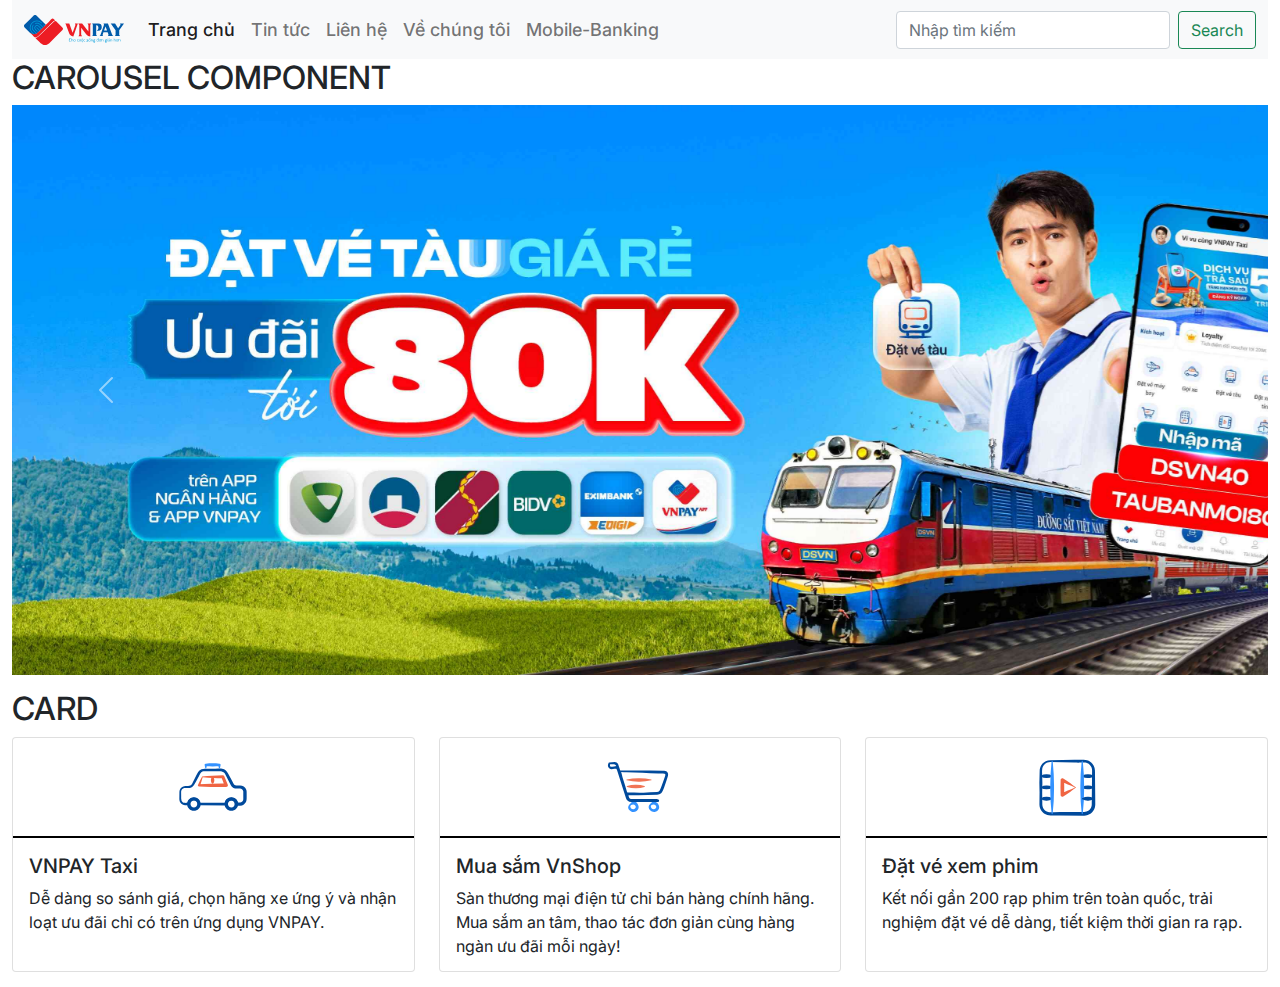
<file: index.html>
<!doctype html>
<html lang="en">

<head>
  <meta charset="utf-8">
  <meta name="viewport" content="width=device-width, initial-scale=1">

  <!-- <link href="https://cdn.jsdelivr.net/npm/bootstrap@5.1.3/dist/css/bootstrap.min.css" rel="stylesheet"
    integrity="sha384-1BmE4kWBq78iYhFldvKuhfTAU6auU8tT94WrHftjDbrCEXSU1oBoqyl2QvZ6jIW3" crossorigin="anonymous"> -->

  <link rel="stylesheet" href="/bootstrap/bootstrap.css">

  <link rel="stylesheet" href="./assets/css/base.css">
  <link rel="stylesheet" href="./assets/css/style.css">
  <title>VNPAY</title>
</head>

<body>

  <!-- <head class="header">
    <div class="container-fuild">
      <div class="row">
        <div class="col-lg-12">
          <div class="inner-box">
            <div class="inner-logo">
              <img src="../assets/images/logo-primary.svg" alt="logo" />
            </div>
            <div class="inner-menu">
              <ul>
                <li>
                  <a href="#">Dịch vụ</a>
                </li>
                <li>
                  <a href="/assets/page/blog.html">Tin tức</a>
                </li>
                <li>
                  <a href="#">Về chúng tôi</a>
                </li>
                <li>
                  <a href="./contact.html">Liên hệ</a>
                </li>
                <li>
                  <a href="#">Tuyển dụng</a>
                </li>
              </ul>
            </div>

            <div class="inner-search">
              <form class="d-flex">

                <input type="search" class="form-control" placeholder="Nhập từ khoá">
                <button type="submit" class="btn btn-sm btn-success"> Search </button>

              </form>
            </div>

            <div class="inner-menu-bar ">
              <span><i class="bi bi-list"></i></span>
            </div>

          </div>
        </div>
      </div>
    </div>
    </div>

  </head> -->

  <!-- <div class="container-fluid">
    <nav class="navbar navbar-expand-lg navbar-light bg-light">
      <div class="container-fluid">
        <a class="navbar-brand" href="/index.html"><img src="/assets/images/logo-primary.svg"
            style="width: 100px;" /></a>
        <button class="navbar-toggler" type="button" data-bs-toggle="collapse" data-bs-target="#navbarSupportedContent"
          aria-controls="navbarSupportedContent" aria-expanded="false" aria-label="Toggle navigation">
          <span class="navbar-toggler-icon"></span>
        </button>
        <div class="collapse navbar-collapse" id="navbarSupportedContent">
          <ul class="navbar-nav me-auto mb-2 mb-lg-0">
            <li class="nav-item">
              <a class="nav-link active" aria-current="page" href="index.html">Trang chủ</a>
            </li>
            <li class="nav-item">
              <a class="nav-link" href="/assets/page/blog.html">Tin tức</a>
            </li>
            <li class="nav-item">
              <a class="nav-link" href="/assets/page/contact.html">Liên hệ</a>
            </li>
            <li class="nav-item">
              <a class="nav-link" href="/assets/page/about.html">Về chúng tôi</a>
            </li>
            <li class="nav-item">
              <a class="nav-link" href="/assets/page/banking.html">Mobile-Banking</a>
            </li>
          </ul>
          <form class="d-flex">
            <input class="form-control me-2" type="search" placeholder="Nhập tìm kiếm" aria-label="Search">
            <button class="btn btn-outline-success" type="submit">Search</button>
          </form>
        </div>
      </div>
    </nav>
  </div> -->

  <div class="container-fluid">
    <nav class="navbar navbar-expand-lg navbar-light bg-light">
      <div class="container-fluid">
        <a class="navbar-brand" href="./index.html"><img src="./assets/images/logo-primary.svg"
            style="width: 100px;" /></a>
        <button class="navbar-toggler" type="button" data-bs-toggle="collapse" data-bs-target="#navbarSupportedContent"
          aria-controls="navbarSupportedContent" aria-expanded="false" aria-label="Toggle navigation">
          <span class="navbar-toggler-icon"></span>
        </button>
        <div class="collapse navbar-collapse" id="navbarSupportedContent">
          <ul class="navbar-nav me-auto mb-2 mb-lg-0">
            <li class="nav-item">
              <a class="nav-link active" aria-current="page" href="./index.html">Trang chủ</a>
            </li>
            <li class="nav-item">
              <a class="nav-link" href="./assets/page/blog.html">Tin tức</a>
            </li>
            <li class="nav-item">
              <a class="nav-link" href="./assets/page/contact.html">Liên hệ</a>
            </li>
            <li class="nav-item">
              <a class="nav-link" href="./assets/page/about.html">Về chúng tôi</a>
            </li>
            <li class="nav-item">
              <a class="nav-link" href="./assets/page/banking.html">Mobile-Banking</a>
            </li>
          </ul>
          <form class="d-flex">
            <input class="form-control me-2" type="search" placeholder="Nhập tìm kiếm" aria-label="Search">
            <button class="btn btn-outline-success" type="submit">Search</button>
          </form>
        </div>
      </div>
    </nav>
  </div>


  <div class="container-fluid">
    <div class="inner-title">
      <h2> CAROUSEL COMPONENT</h2>
    </div>
  </div>
  <div class="box1">
    <div class="container-fluid">
      <div id="carouselExample" class="carousel slide m-0 p-0">
        <div class="carousel-inner">
          <div class="carousel-item active">
            <img src="./assets/images/hinh1.jpg" class="d-block " alt="hinh1">
          </div>
          <div class="carousel-item">
            <img src="./assets/images/hinh2.jpg" class="d-block " alt="hinh2">
          </div>
        </div>
        <button class="carousel-control-prev" type="button" data-bs-target="#carouselExample" data-bs-slide="prev">
          <span class="carousel-control-prev-icon " aria-hidden="true"></span>
          <span class="visually-hidden ">Previous</span>
        </button>
        <button class="carousel-control-next" type="button" data-bs-target="#carouselExample" data-bs-slide="next">
          <span class="carousel-control-next-icon" aria-hidden="true"></span>
          <span class="visually-hidden">Next</span>
        </button>
      </div>
    </div>
  </div>



  <div class="container-fluid">
    <div class="inner-title">
      <h2>CARD</h2>
    </div>
  </div>

  <div class="box-2">
    <div class="container-fluid">
      <div class="row">

        <div class=" col-12 col-sm-4 col-md-4 col-lg-4 col-xl-4">
          <div class="inner-card">
            <div class="card">
              <img src="../assets/images/car.svg" class="card-img-top" alt="car">
              <div class="card-body">
                <h5 class="card-title">VNPAY Taxi</h5>
                <p class="card-text">Dễ dàng so sánh giá, chọn hãng xe ứng ý và nhận loạt ưu đãi chỉ có trên ứng dụng
                  VNPAY.</p>
              </div>
            </div>
          </div>
        </div>

        <div class="col-12 col-sm-4 col-md-4 col-lg-4 col-xl-4">
          <div class="inner-card">
            <div class="card">
              <img src="../assets/images/cart.svg" class="card-img-top" alt="cart">
              <div class="card-body">
                <h5 class="card-title">Mua sắm VnShop</h5>
                <p class="card-text">Sàn thương mại điện tử chỉ bán hàng chính hãng. Mua sắm an tâm, thao tác đơn giản
                  cùng hàng ngàn ưu đãi mỗi ngày!</p>
              </div>
            </div>
          </div>
        </div>

        <div class=" col-12 col-sm-4 col-md-4 col-lg-4 col-xl-4">
          <div class="inner-card">
            <div class="card">
              <img src="../assets/images/film.svg" class="card-img-top" alt="film">
              <div class="card-body">
                <h5 class="card-title">Đặt vé xem phim</h5>
                <p class="card-text">Kết nối gần 200 rạp phim trên toàn quốc, trải nghiệm đặt vé dễ dàng, tiết kiệm thời
                  gian ra rạp.</p>
              </div>
            </div>
          </div>
        </div>

        

      </div>
    </div>
  </div>


  <script src="https://cdn.jsdelivr.net/npm/bootstrap@5.1.3/dist/js/bootstrap.bundle.min.js"
    integrity="sha384-ka7Sk0Gln4gmtz2MlQnikT1wXgYsOg+OMhuP+IlRH9sENBO0LRn5q+8nbTov4+1p" crossorigin="anonymous">
  </script> 

  <script src="/bootstrap/bootstrap.js"></script>

</body>

</html>
</file>
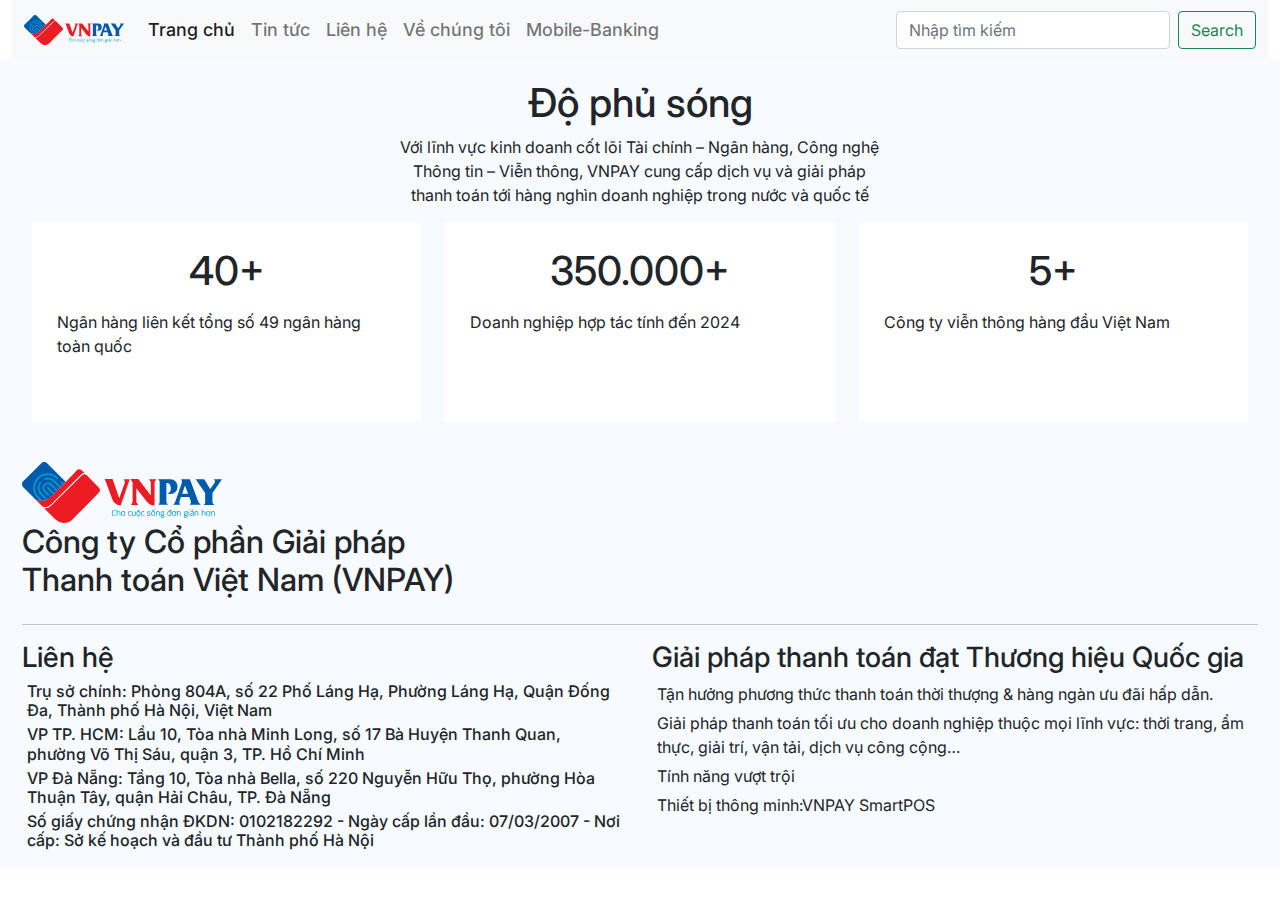
<file: assets/page/about.html>
<!doctype html>
<html lang="en">

<head>
  <!-- Required meta tags -->
  <meta charset="utf-8">
  <meta name="viewport" content="width=device-width, initial-scale=1">

  <!-- Bootstrap CSS -->
  <!-- <link href="https://cdn.jsdelivr.net/npm/bootstrap@5.1.3/dist/css/bootstrap.min.css" rel="stylesheet"
    integrity="sha384-1BmE4kWBq78iYhFldvKuhfTAU6auU8tT94WrHftjDbrCEXSU1oBoqyl2QvZ6jIW3" crossorigin="anonymous"> -->
    <link rel="stylesheet" href="../../bootstrap/bootstrap.css">
  <link rel="stylesheet" href="../css/base.css">
  <link rel="stylesheet" href="../css/style.css">
  <title>Về chúng tôi VN-PAY</title>
</head>

<body>
  <div class="container-fluid">
    <nav class="navbar navbar-expand-lg navbar-light bg-light">
      <div class="container-fluid">
        <a class="navbar-brand" href="../../index.html"><img src="/assets/images/logo-primary.svg" style="width: 100px;" /></a>
        <button class="navbar-toggler" type="button" data-bs-toggle="collapse" data-bs-target="#navbarSupportedContent"
          aria-controls="navbarSupportedContent" aria-expanded="false" aria-label="Toggle navigation">
          <span class="navbar-toggler-icon"></span>
        </button>
        <div class="collapse navbar-collapse" id="navbarSupportedContent">
          <ul class="navbar-nav me-auto mb-2 mb-lg-0">
            <li class="nav-item">
              <a class="nav-link active" aria-current="page" href="../../index.html">Trang chủ</a>
            </li>
            <li class="nav-item">
              <a class="nav-link" href="./blog.html">Tin tức</a>
            </li>
            <li class="nav-item">
              <a class="nav-link" href="./contact.html">Liên hệ</a>
            </li>
            <li class="nav-item">
              <a class="nav-link" href="/assets/page/about.html">Về chúng tôi</a>
            </li>
            <li class="nav-item">
              <a class="nav-link" href="./banking.html">Mobile-Banking</a>
            </li>
          </ul>
          <form class="d-flex">
            <input class="form-control me-2" type="search" placeholder="Nhập tìm kiếm" aria-label="Search">
            <button class="btn btn-outline-success" type="submit">Search</button>
          </form>
        </div>
      </div>
    </nav>
  </div>

  <div class="box-about">
    <div class="container-fluid">
      <div class="row">
        <div class="inner-title">
          <div class="col-12">
            <h1>Độ phủ sóng</h1>
            <p class="desc">Với lĩnh vực kinh doanh cốt lõi Tài chính – Ngân hàng, Công nghệ Thông tin – Viễn thông,
              VNPAY cung cấp dịch vụ và giải pháp thanh toán tới hàng nghìn doanh nghiệp trong nước và quốc tế</p>
          </div>
        </div>
      </div>
      <div class="row">
        <div class="col-12 col-sm-4">
          <div class="inner-box">
            <div class="inner-square">
              <div class="inner-title">
                <h1>40+</h1>
              </div>
              <div class="inner-desc">
                Ngân hàng liên kết tổng số 49 ngân hàng toàn quốc
              </div>
            </div>
          </div>
        </div>

        <div class="col-12 col-sm-4">
          <div class="inner-box">
            <div class="inner-square">
              <div class="inner-title">
                <h1>350.000+</h1>
              </div>
              <div class="inner-desc">
                Doanh nghiệp hợp tác tính đến 2024
              </div>
            </div>
          </div>

        </div>

        <div class="col-12 col-sm-4">
          <div class="inner-box">
            <div class="inner-square">
              <div class="inner-title">
                <h1>5+</h1>
              </div>
              <div class="inner-desc">
                Công ty viễn thông hàng đầu Việt Nam
              </div>
            </div>
          </div>

        </div>


      </div>
    </div>
  </div>

    <footer class="footer">
    <div class="container-fluid">
      <div class="row">
        <div class="col-12 col-sm-6">
     
            <div class="image">
              <img src="../images/logo-primary.svg" alt="Logo" class="img-fluid">
            </div>
            <div class="inner-title">
              <h2>Công ty Cổ phần Giải pháp <br>Thanh toán Việt Nam (VNPAY)</h2>
            </div>
          
        </div>
      </div>
      <hr>
      <div class="row">
        <div class="col-12 col-sm-12 col-md-6">
          <div class="inner-text">
            <h3>Liên hệ<h3>
                <p>Trụ sở chính: Phòng 804A, số 22 Phố Láng Hạ, Phường Láng Hạ, Quận Đống Đa, Thành phố Hà Nội, Việt Nam
                </p>
                <p>VP TP. HCM: Lầu 10, Tòa nhà Minh Long, số 17 Bà Huyện Thanh Quan, phường Võ Thị Sáu, quận 3, TP. Hồ
                  Chí Minh</p>
                <p>VP Đà Nẵng: Tầng 10, Tòa nhà Bella, số 220 Nguyễn Hữu Thọ, phường Hòa Thuận Tây, quận Hải Châu, TP.
                  Đà Nẵng</p>
                <p>Số giấy chứng nhận ĐKDN: 0102182292 - Ngày cấp lần đầu: 07/03/2007 - Nơi cấp: Sở kế hoạch và đầu tư
                  Thành phố Hà Nội</p>
          </div>
        </div>

        <div class="col-12 col-sm-12 col-md-6">
          <div class="inner-text">
            <h3>Giải pháp thanh toán đạt Thương hiệu Quốc gia</h3>
            <p>Tận hưởng phương thức thanh toán thời thượng & hàng ngàn ưu đãi hấp dẫn.</p>
            <p>Giải pháp thanh toán tối ưu cho doanh nghiệp thuộc mọi lĩnh vực: thời trang, ẩm thực, giải trí, vận
              tải, dịch vụ công cộng…</p>
            <p>Tính năng vượt trội</p>
            <p>Thiết bị thông minh:VNPAY SmartPOS</p>
          </div>
        </div>


      </div>
    </div>
  </footer>

  <script src="../../bootstrap/bootstrap.js"></script>
</body>


</html>
</file>
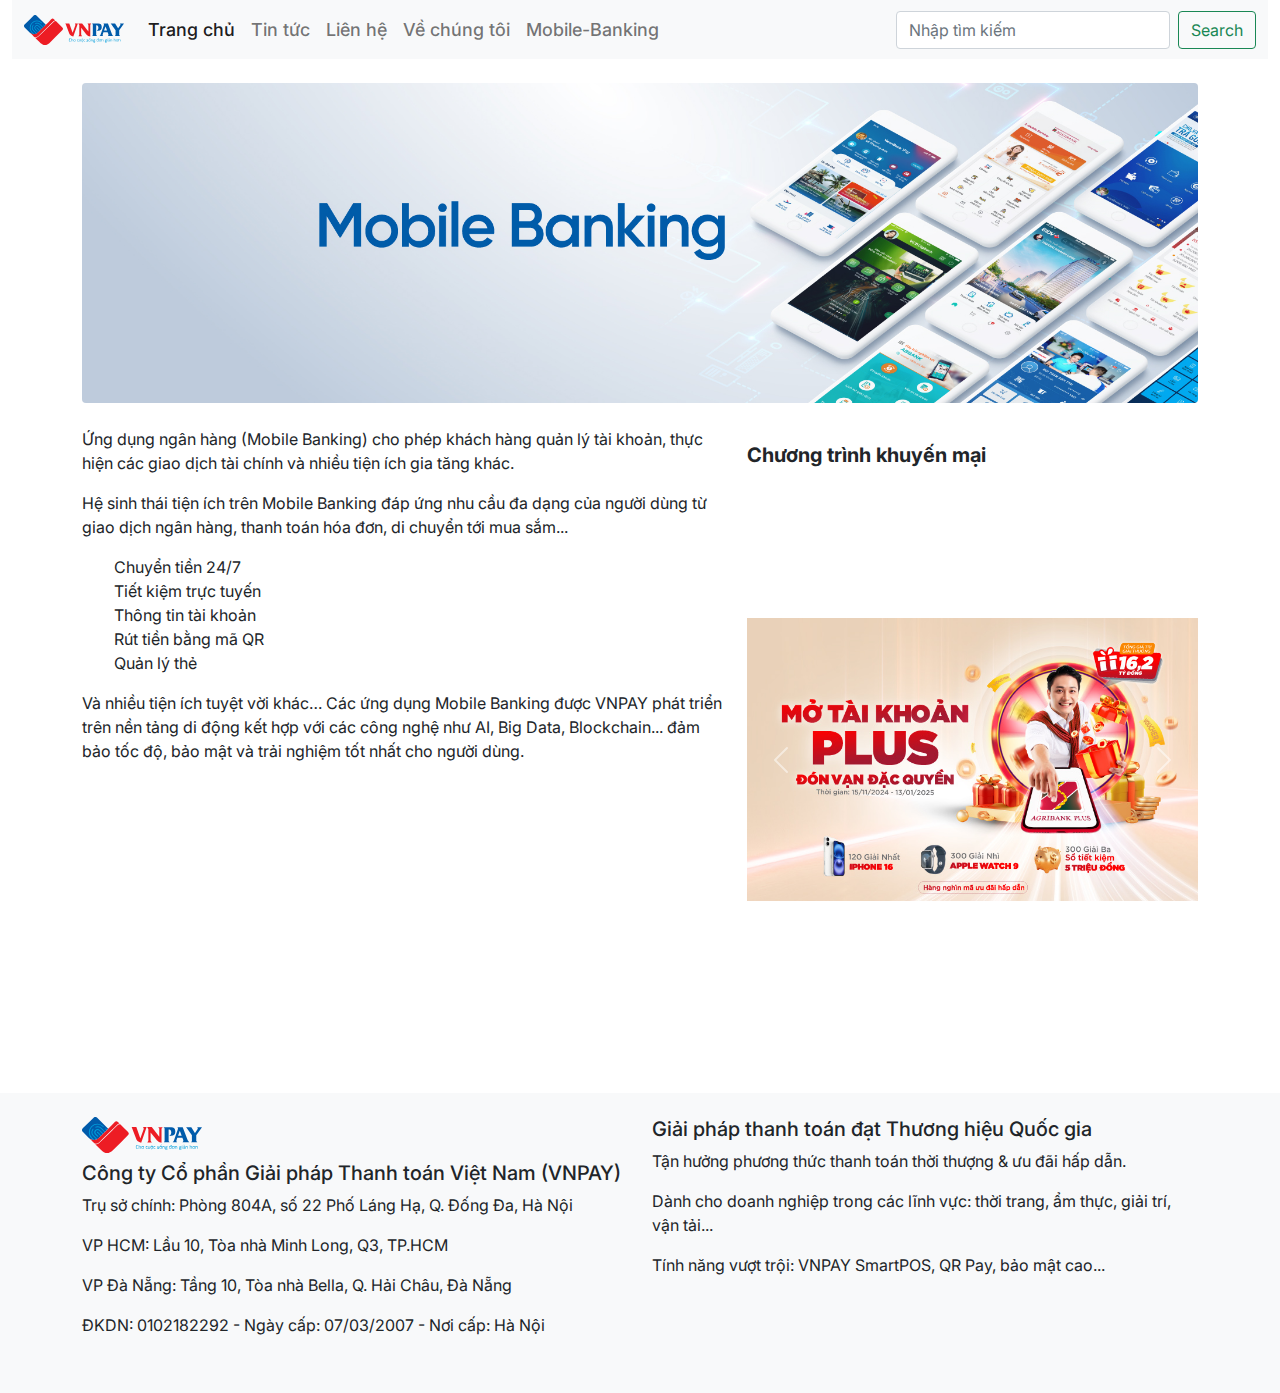
<file: assets/page/banking.html>
<!DOCTYPE html>
<html lang="vi">

<head>
  <meta charset="UTF-8">
  <meta name="viewport" content="width=device-width, initial-scale=1.0">
  <title>Mobile Banking</title>

  <!-- Bootstrap CSS -->
  <link rel="stylesheet" href="../../bootstrap/bootstrap.css">
  <link rel="stylesheet" href="../css/base.css">
  <link rel="stylesheet" href="../css/style.css">
</head>

<body>
  <!-- Navbar -->
  <div class="container-fluid">
    <nav class="navbar navbar-expand-lg navbar-light bg-light">
      <div class="container-fluid">
        <a class="navbar-brand" href="../../index.html"><img src="/assets/images/logo-primary.svg"
            style="width: 100px;" /></a>
        <button class="navbar-toggler" type="button" data-bs-toggle="collapse" data-bs-target="#navbarSupportedContent"
          aria-controls="navbarSupportedContent" aria-expanded="false" aria-label="Toggle navigation">
          <span class="navbar-toggler-icon"></span>
        </button>
        <div class="collapse navbar-collapse" id="navbarSupportedContent">
          <ul class="navbar-nav me-auto mb-2 mb-lg-0">
            <li class="nav-item">
              <a class="nav-link active" aria-current="page" href="../../index.html">Trang chủ</a>
            </li>
            <li class="nav-item">
              <a class="nav-link" href="./blog.html">Tin tức</a>
            </li>
            <li class="nav-item">
              <a class="nav-link" href="./contact.html">Liên hệ</a>
            </li>
            <li class="nav-item">
              <a class="nav-link" href="/assets/page/about.html">Về chúng tôi</a>
            </li>
            <li class="nav-item">
              <a class="nav-link" href="./banking.html">Mobile-Banking</a>
            </li>
          </ul>
          <form class="d-flex">
            <input class="form-control me-2" type="search" placeholder="Nhập tìm kiếm" aria-label="Search">
            <button class="btn btn-outline-success" type="submit">Search</button>
          </form>
        </div>
      </div>
    </nav>
  </div>

  <!-- Image Banner -->
  <div class="container my-4">
    <div class="row">
      <div class="col-12">
        <img src="../images/mobile-banking.jpg" alt="Mobile Banking" class="img-fluid rounded">
      </div>
    </div>
  </div>

  <!-- Main Content -->
  <div class="container mb-5">
    <div class="row">
      <!-- Text Content -->
      <div class="col-md-7">
        <div class="mb-3">
          <p>Ứng dụng ngân hàng (Mobile Banking) cho phép khách hàng quản lý tài khoản, thực hiện các giao dịch tài chính và nhiều tiện ích gia tăng khác.</p>
          <p>Hệ sinh thái tiện ích trên Mobile Banking đáp ứng nhu cầu đa dạng của người dùng từ giao dịch ngân hàng, thanh toán hóa đơn, di chuyển tới mua sắm...</p>
        </div>

        <ul>
          <li>Chuyển tiền 24/7</li>
          <li>Tiết kiệm trực tuyến</li>
          <li>Thông tin tài khoản</li>
          <li>Rút tiền bằng mã QR</li>
          <li>Quản lý thẻ</li>
        </ul>

        <p>
          Và nhiều tiện ích tuyệt vời khác… Các ứng dụng Mobile Banking được VNPAY phát triển trên nền tảng di động kết hợp với các công nghệ như AI, Big Data, Blockchain... đảm bảo tốc độ, bảo mật và trải nghiệm tốt nhất cho người dùng.
        </p>
      </div>

      <!-- Carousel -->
      <div class="col-md-5 mt-3">
        <h5><b>Chương trình khuyến mại</b></h5>
        <div id="promoCarousel" class="carousel slide" data-bs-ride="carousel">
          <div class="carousel-inner">
            <div class="carousel-item active">
              <img src="../images/card_title4.jpg" class="d-block w-100 rounded" alt="Promo 1">
            </div>
            <div class="carousel-item">
              <img src="../images/cart_title1.jpg" class="d-block w-100 rounded" alt="Promo 2">
            </div>
            <div class="carousel-item">
              <img src="../images/card_title5.jpg" class="d-block w-100 rounded" alt="Promo 3">
            </div>
          </div>
          <button class="carousel-control-prev" type="button" data-bs-target="#promoCarousel" data-bs-slide="prev">
            <span class="carousel-control-prev-icon"></span>
            <span class="visually-hidden">Previous</span>
          </button>
          <button class="carousel-control-next" type="button" data-bs-target="#promoCarousel" data-bs-slide="next">
            <span class="carousel-control-next-icon"></span>
            <span class="visually-hidden">Next</span>
          </button>
        </div>
      </div>
    </div>
  </div>

  <!-- Footer -->
  <footer class="bg-light py-4">
    <div class="container">
      <div class="row">
        <!-- Info 1 -->
        <div class="col-md-6 mb-3">
          <img src="../images/logo-primary.svg" alt="Logo" class="img-fluid mb-2" style="max-width: 120px;">
          <h5>Công ty Cổ phần Giải pháp Thanh toán Việt Nam (VNPAY)</h5>
          <p>Trụ sở chính: Phòng 804A, số 22 Phố Láng Hạ, Q. Đống Đa, Hà Nội</p>
          <p>VP HCM: Lầu 10, Tòa nhà Minh Long, Q3, TP.HCM</p>
          <p>VP Đà Nẵng: Tầng 10, Tòa nhà Bella, Q. Hải Châu, Đà Nẵng</p>
          <p>ĐKDN: 0102182292 - Ngày cấp: 07/03/2007 - Nơi cấp: Hà Nội</p>
        </div>

        <!-- Info 2 -->
        <div class="col-md-6">
          <h5>Giải pháp thanh toán đạt Thương hiệu Quốc gia</h5>
          <p>Tận hưởng phương thức thanh toán thời thượng & ưu đãi hấp dẫn.</p>
          <p>Dành cho doanh nghiệp trong các lĩnh vực: thời trang, ẩm thực, giải trí, vận tải...</p>
          <p>Tính năng vượt trội: VNPAY SmartPOS, QR Pay, bảo mật cao...</p>
        </div>
      </div>
    </div>
  </footer>

  <!-- Bootstrap JS -->
  <script src="../../bootstrap/bootstrap.js"></script>
</body>

</html>
</file>
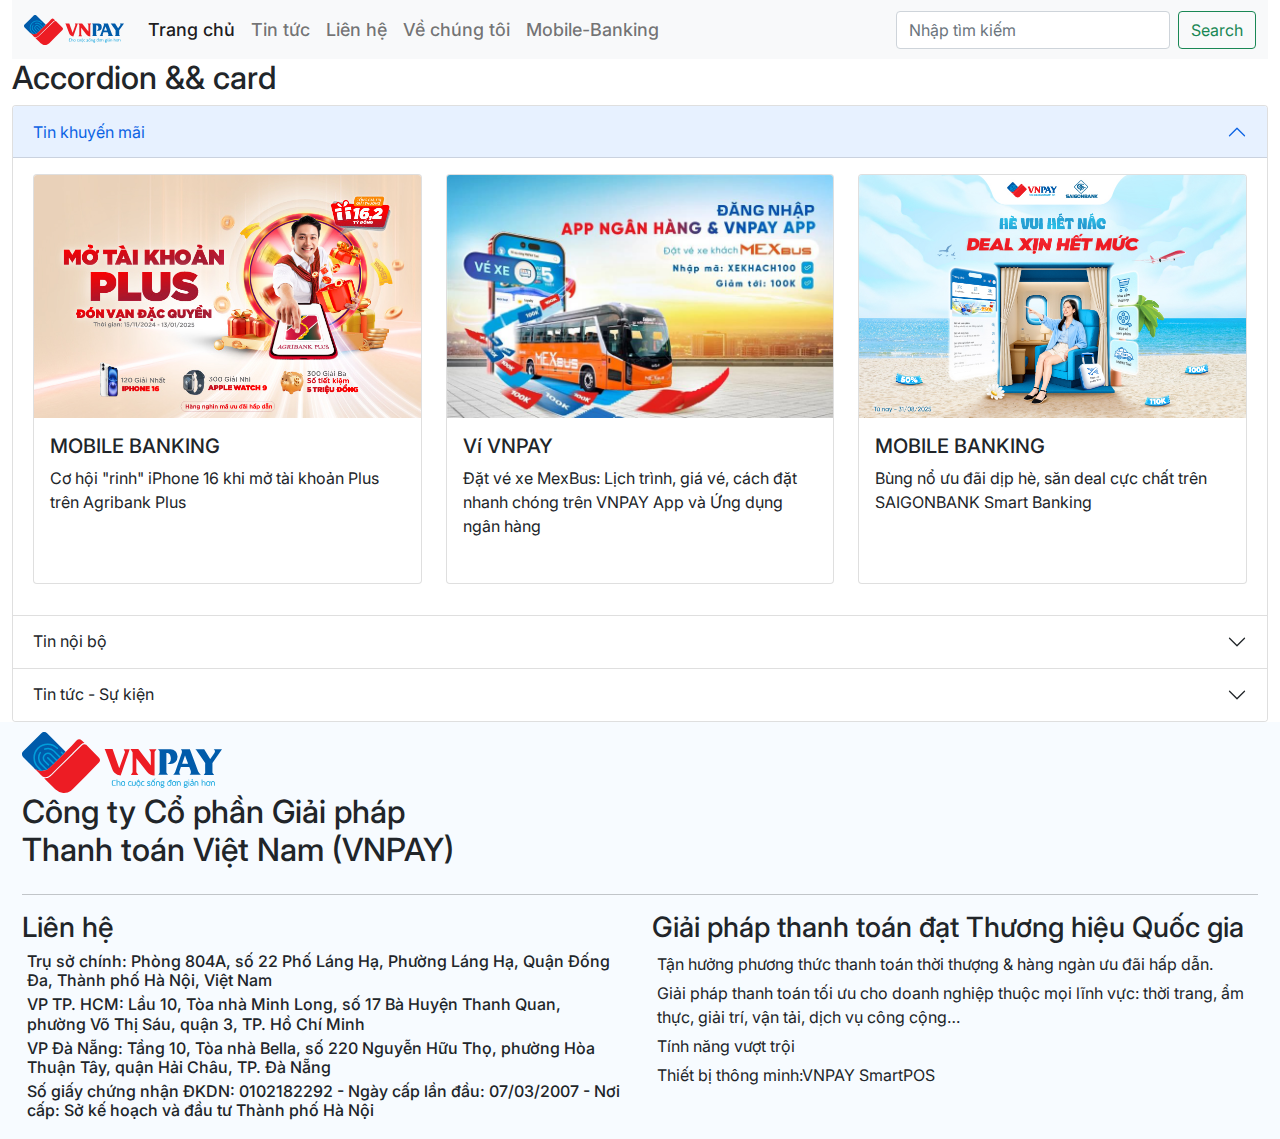
<file: assets/page/blog.html>
<!doctype html>
<html lang="en">

<head>
  <meta charset="utf-8">
  <meta name="viewport" content="width=device-width, initial-scale=1">
  <title>Contact</title>
  <!-- <link href="https://cdn.jsdelivr.net/npm/bootstrap@5.3.7/dist/css/bootstrap.min.css" rel="stylesheet"
    integrity="sha384-LN+7fdVzj6u52u30Kp6M/trliBMCMKTyK833zpbD+pXdCLuTusPj697FH4R/5mcr" crossorigin="anonymous"> -->
    <link rel="stylesheet" href="../../bootstrap/bootstrap.css">
  <link rel="stylesheet" href="../css/base.css">
  <link rel="stylesheet" href="../css/style.css">

</head>

<body>

  <!-- <head class="header">
    <div class="container-fluid">
      <div class="row">
        <div class="col-lg-12">
          <div class="inner-box">
            <div class="inner-logo">
              <img src="../images/logo-primary.svg" alt="logo" />
            </div>
            <div class="inner-menu">
              <ul>
                <li>
                  <a href="#">Dịch vụ</a>
                </li>
                <li>
                  <a href="#">Tin tức</a>
                </li>
                <li>
                  <a href="#">Về chúng tôi</a>
                </li>
                <li>
                  <a href="./contact.html">Liên hệ</a>
                </li>
                <li>
                  <a href="#">Tuyển dụng</a>
                </li>
              </ul>
            </div>

            <div class="inner-search">
              <form class="d-flex">

                <input type="search" class="form-control" placeholder="Nhập từ khoá">
                <button type="submit" class="btn btn-sm btn-success"> Search </button>

              </form>
            </div>

            <div class="inner-menu-bar ">
              <span><i class="bi bi-list"></i></span>
            </div>

          </div>
        </div>
      </div>
    </div>
    </div>

  </head> -->

  <div class="container-fluid">
    <nav class="navbar navbar-expand-lg navbar-light bg-light">
      <div class="container-fluid">
        <a class="navbar-brand" href="../../index.html"><img src="/assets/images/logo-primary.svg"
            style="width: 100px;" /></a>
        <button class="navbar-toggler" type="button" data-bs-toggle="collapse" data-bs-target="#navbarSupportedContent"
          aria-controls="navbarSupportedContent" aria-expanded="false" aria-label="Toggle navigation">
          <span class="navbar-toggler-icon"></span>
        </button>
        <div class="collapse navbar-collapse" id="navbarSupportedContent">
          <ul class="navbar-nav me-auto mb-2 mb-lg-0">
            <li class="nav-item">
              <a class="nav-link active" aria-current="page" href="../../index.html">Trang chủ</a>
            </li>
            <li class="nav-item">
              <a class="nav-link" href="./blog.html">Tin tức</a>
            </li>
            <li class="nav-item">
              <a class="nav-link" href="./contact.html">Liên hệ</a>
            </li>
            <li class="nav-item">
              <a class="nav-link" href="/assets/page/about.html">Về chúng tôi</a>
            </li>
            <li class="nav-item">
              <a class="nav-link" href="./banking.html">Mobile-Banking</a>
            </li>
          </ul>
          <form class="d-flex">
            <input class="form-control me-2" type="search" placeholder="Nhập tìm kiếm" aria-label="Search">
            <button class="btn btn-outline-success" type="submit">Search</button>
          </form>
        </div>
      </div>
    </nav>
  </div>


  <div class="container-fluid">
    <div class="inner-title">
      <h2>
        Accordion && card
      </h2>
    </div>
  </div>
  <div class="blog">
    <div class="container-fluid">
      <div class="accordion" id="accordionExample">
        <div class="accordion-item">
          <h2 class="accordion-header" id="headingOne">
            <button class="accordion-button" type="button" data-bs-toggle="collapse" data-bs-target="#collapseOne"
              aria-expanded="true" aria-controls="collapseOne">
              Tin khuyến mãi
            </button>
          </h2>
          <div id="collapseOne" class="accordion-collapse collapse show" aria-labelledby="headingOne"
            data-bs-parent="#accordionExample">
            <div class="accordion-body">
              <div class="row">
                <div class="col-12 col-sm-12 col-md-4">
                  <div class="card-title">
                    <div class="card">
                      <img src="../images/card_title4.jpg" class="card-img-top" alt="...">
                      <div class="card-body">
                        <h5 class="card-title">MOBILE BANKING</h5>
                        <p class="card-text">Cơ hội "rinh" iPhone 16 khi mở tài khoản Plus trên Agribank Plus</p>
                      </div>
                    </div>
                  </div>
                </div>

                <div class="col-12 col-sm-12 col-md-4">
                  <div class="card-title">
                    <div class="card">
                      <img src="../images/cart_title1.jpg" class="card-img-top" alt="...">
                      <div class="card-body">
                        <h5 class="card-title">Ví VNPAY</h5>
                        <p class="card-text">Đặt vé xe MexBus: Lịch trình, giá vé, cách đặt nhanh chóng trên VNPAY App
                          và Ứng dụng ngân hàng</p>
                      </div>
                    </div>
                  </div>
                </div>

                <div class="col-12 col-sm-12 col-md-4">
                  <div class="card-title">
                    <div class="card">
                      <img src="../images/card_title5.jpg" class="card-img-top" alt="...">
                      <div class="card-body">
                        <h5 class="card-title">MOBILE BANKING</h5>
                        <p class="card-text">Bùng nổ ưu đãi dịp hè, săn deal cực chất trên SAIGONBANK Smart Banking</p>
                      </div>
                    </div>
                  </div>
                </div>


              </div>

            </div>
          </div>
        </div>
        <div class="accordion-item">
          <h2 class="accordion-header" id="headingTwo">
            <button class="accordion-button collapsed" type="button" data-bs-toggle="collapse"
              data-bs-target="#collapseTwo" aria-expanded="false" aria-controls="collapseTwo">
              Tin nội bộ
            </button>
          </h2>
          <div id="collapseTwo" class="accordion-collapse collapse" aria-labelledby="headingTwo"
            data-bs-parent="#accordionExample">
            <div class="accordion-body">
              <div class="col-12 col-sm-12 col-md-4">
                <div class="card-title">
                  <div class="card">
                    <img src="../images/card_title2.png" class="card-img-top" alt="...">
                    <div class="card-body">
                      <h5 class="card-title">Ví VNPAY</h5>
                      <p class="card-text">CẢNH BÁO: Giả mạo VNPAY cho vay tín dụng cá nhân</p>
                    </div>
                  </div>
                </div>

              </div>
            </div>
          </div>
        </div>
        <div class="accordion-item">
          <h2 class="accordion-header" id="headingThree">
            <button class="accordion-button collapsed" type="button" data-bs-toggle="collapse"
              data-bs-target="#collapseThree" aria-expanded="false" aria-controls="collapseThree">
              Tin tức - Sự kiện
            </button>
          </h2>
          <div id="collapseThree" class="accordion-collapse collapse" aria-labelledby="headingThree"
            data-bs-parent="#accordionExample">
            <div class="accordion-body">
              <div class="col-12 col-md-4">
                <div class="card-title">
                  <div class="card">
                    <img src="../images/card_title3.jpg" class="card-img-top" alt="...">
                    <div class="card-body">
                      <h5 class="card-title">Ví VNPAY</h5>
                      <p class="card-text">Agribank - VNPAY chính thức ra mắt Giải pháp Open Smartbank</p>
                    </div>
                  </div>
                </div>
              </div>
            </div>
          </div>
        </div>
      </div>

    </div>
  </div>



  <footer class="footer">
    <div class="container-fluid">
      <div class="row">
        <div class="col-12 col-sm-6">
     
            <div class="image">
              <img src="../images/logo-primary.svg" alt="Logo" class="img-fluid">
            </div>
            <div class="inner-title">
              <h2>Công ty Cổ phần Giải pháp <br>Thanh toán Việt Nam (VNPAY)</h2>
            </div>
          
        </div>
      </div>
      <hr>
      <div class="row">
        <div class="col-12 col-sm-12 col-md-6">
          <div class="inner-text">
            <h3>Liên hệ<h3>
                <p>Trụ sở chính: Phòng 804A, số 22 Phố Láng Hạ, Phường Láng Hạ, Quận Đống Đa, Thành phố Hà Nội, Việt Nam
                </p>
                <p>VP TP. HCM: Lầu 10, Tòa nhà Minh Long, số 17 Bà Huyện Thanh Quan, phường Võ Thị Sáu, quận 3, TP. Hồ
                  Chí Minh</p>
                <p>VP Đà Nẵng: Tầng 10, Tòa nhà Bella, số 220 Nguyễn Hữu Thọ, phường Hòa Thuận Tây, quận Hải Châu, TP.
                  Đà Nẵng</p>
                <p>Số giấy chứng nhận ĐKDN: 0102182292 - Ngày cấp lần đầu: 07/03/2007 - Nơi cấp: Sở kế hoạch và đầu tư
                  Thành phố Hà Nội</p>
          </div>
        </div>

        <div class="col-12 col-sm-12 col-md-6">
          <div class="inner-text">
            <h3>Giải pháp thanh toán đạt Thương hiệu Quốc gia</h3>
            <p>Tận hưởng phương thức thanh toán thời thượng & hàng ngàn ưu đãi hấp dẫn.</p>
            <p>Giải pháp thanh toán tối ưu cho doanh nghiệp thuộc mọi lĩnh vực: thời trang, ẩm thực, giải trí, vận
              tải, dịch vụ công cộng…</p>
            <p>Tính năng vượt trội</p>
            <p>Thiết bị thông minh:VNPAY SmartPOS</p>
          </div>
        </div>


      </div>
    </div>
  </footer>






  <!-- <script src="https://cdn.jsdelivr.net/npm/bootstrap@5.3.7/dist/js/bootstrap.bundle.min.js"
    integrity="sha384-ndDqU0Gzau9qJ1lfW4pNLlhNTkCfHzAVBReH9diLvGRem5+R9g2FzA8ZGN954O5Q" crossorigin="anonymous">
  </script> -->
    <script src="../../bootstrap/bootstrap.js"></script>
</body>

</html>
</file>
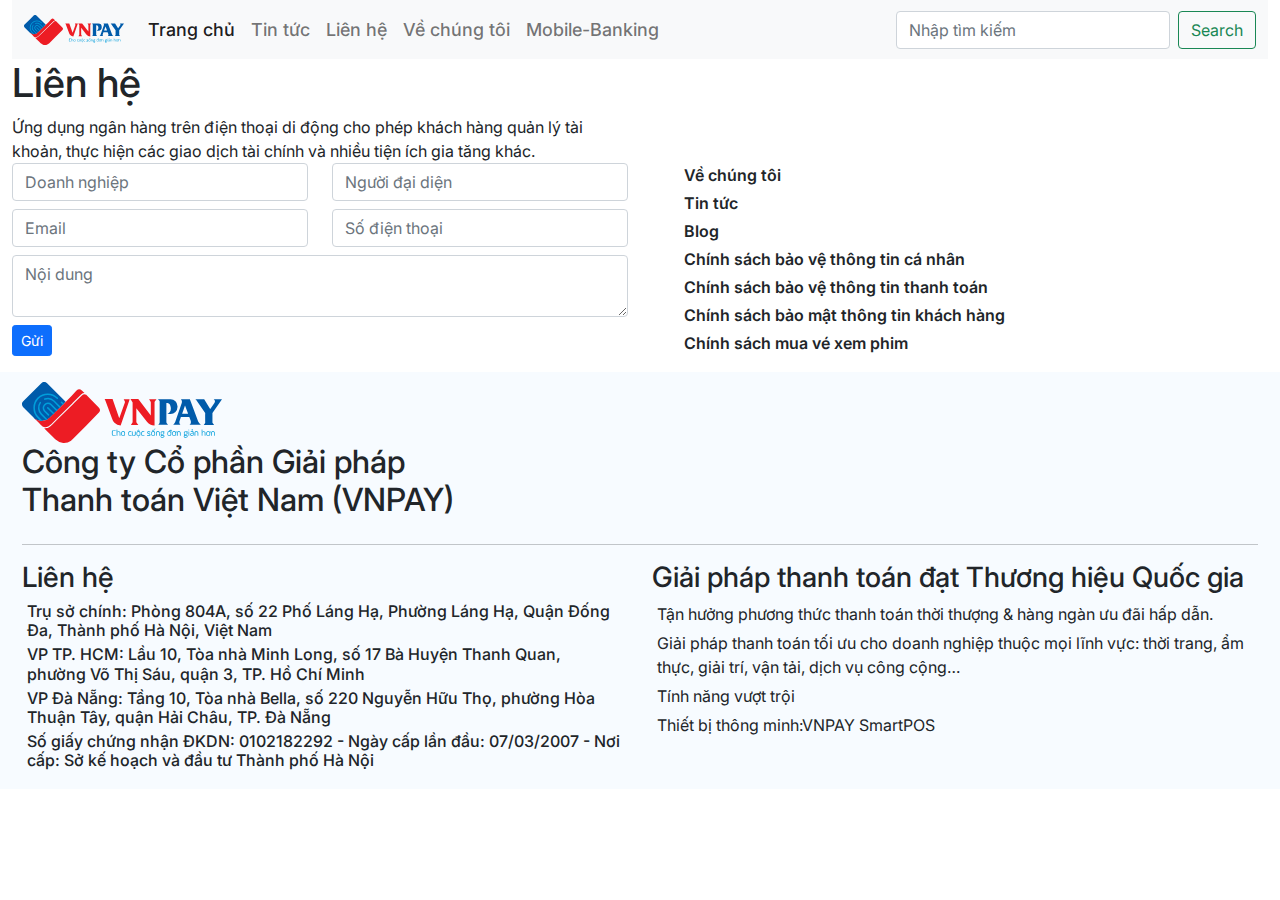
<file: assets/page/contact.html>
<!doctype html>
<html lang="en">

<head>
  <meta charset="utf-8">
  <meta name="viewport" content="width=device-width, initial-scale=1">
  <title>Liên hệ</title>
  <!-- <link href="https://cdn.jsdelivr.net/npm/bootstrap@5.3.7/dist/css/bootstrap.min.css" rel="stylesheet" integrity="sha384-LN+7fdVzj6u52u30Kp6M/trliBMCMKTyK833zpbD+pXdCLuTusPj697FH4R/5mcr" crossorigin="anonymous"> -->
  <link rel="stylesheet" href="../../bootstrap/bootstrap.css">
  <link rel="stylesheet" href="../css/base.css">
  <link rel="stylesheet" href="../css/style.css">

</head>

<body>

  <!-- <head class="header">
    <div class="container-fuild">
      <div class="row">
        <div class="col-lg-12">
          <div class="inner-box">
            <div class="inner-logo">
              <img src="../assets/images/logo-primary.svg" alt="logo" />
            </div>
            <div class="inner-menu">
              <ul>
                <li>
                  <a href="#">Dịch vụ</a>
                </li>
                <li>
                  <a href="./blog.html">Tin tức</a>
                </li>
                <li>
                  <a href="#">Về chúng tôi</a>
                </li>
                <li>
                  <a href="./contact.html">Liên hệ</a>
                </li>
                <li>
                  <a href="#">Tuyển dụng</a>
                </li>
              </ul>
            </div>

            <div class="inner-search">
              <form class="d-flex">

                <input type="search" class="form-control" placeholder="Nhập từ khoá">
                <button type="submit" class="btn btn-sm btn-success"> Search </button>

              </form>
            </div>

            <div class="inner-menu-bar ">
              <span><i class="bi bi-list"></i></span>
            </div>

          </div>
        </div>
      </div>
    </div>
    </div>

  </head> -->

  <div class="container-fluid">
    <nav class="navbar navbar-expand-lg navbar-light bg-light">
      <div class="container-fluid">
        <a class="navbar-brand" href="../../index.html"><img src="/assets/images/logo-primary.svg" style="width: 100px;" /></a>
        <button class="navbar-toggler" type="button" data-bs-toggle="collapse" data-bs-target="#navbarSupportedContent"
          aria-controls="navbarSupportedContent" aria-expanded="false" aria-label="Toggle navigation">
          <span class="navbar-toggler-icon"></span>
        </button>
        <div class="collapse navbar-collapse" id="navbarSupportedContent">
          <ul class="navbar-nav me-auto mb-2 mb-lg-0">
            <li class="nav-item">
              <a class="nav-link active" aria-current="page" href="../../index.html">Trang chủ</a>
            </li>
            <li class="nav-item">
              <a class="nav-link" href="./blog.html">Tin tức</a>
            </li>
            <li class="nav-item">
              <a class="nav-link" href="./contact.html">Liên hệ</a>
            </li>
            <li class="nav-item">
              <a class="nav-link" href="/assets/page/about.html">Về chúng tôi</a>
            </li>
            <li class="nav-item">
              <a class="nav-link" href="./banking.html">Mobile-Banking</a>
            </li>
          </ul>
          <form class="d-flex">
            <input class="form-control me-2" type="search" placeholder="Nhập tìm kiếm" aria-label="Search">
            <button class="btn btn-outline-success" type="submit">Search</button>
          </form>
        </div>
      </div>
    </nav>
  </div>


  <div class="contact">
    <div class="container-fluid">
      <div class="row">
        <div class="col-12 col-sm-6">
          <div class="inner-title">
            <h1>Liên hệ</h1>
          </div>
          <div class="inner-desc ">
            Ứng dụng ngân hàng trên điện thoại di động cho phép khách hàng quản lý tài khoản, thực hiện các giao dịch
            tài chính và nhiều tiện ích gia tăng khác.
          </div>
        </div>
      </div>

      <div class="row">
        <div class="col-12 col-sm-6">
          <form>
            <div class="row">
              <div class="col-12 col-sm-6 mb-2 ">
                <input class="form-control" type="text" placeholder="Doanh nghiệp">
              </div>
              <div class="col-12 col-sm-6 mb-2">
                <input class="form-control" type="text" placeholder="Người đại diện">
              </div>
            </div>
            <div class="row">
              <div class="col-12 col-sm-6 mb-2">
                <input class="form-control" type="text" placeholder="Email">
              </div>
              <div class="col-12 col-sm-6 mb-2">
                <input class="form-control" type="text" placeholder="Số điện thoại">
              </div>

            </div>
            <div class="row">
              <div class="col-12">
                <textarea class="form-control mb-2" placeholder="Nội dung"></textarea>
              </div>
            </div>
            <div class="row">
              <div class="col-3 mb-3">
                <button type="submit" class="btn btn-sm btn-primary">Gửi</button>
              </div>
            </div>
          </form>
        </div>

        <div class="col-12 col-sm-6">
          <div class="inner-blog">
            <ul>
              <li>Về chúng tôi</li>
              <li>Tin tức</li>
              <li>Blog</li>
              <li>Chính sách bảo vệ thông tin cá nhân</li>
              <li>Chính sách bảo vệ thông tin thanh toán</li>
              <li>Chính sách bảo mật thông tin khách hàng</li>
              <li>Chính sách mua vé xem phim</li>
            </ul>
          </div>
        </div>
      </div>
    </div>
  </div>

  <footer class="footer">
    <div class="container-fluid">
      <div class="row">
        <div class="col-12 col-sm-6">
     
            <div class="image">
              <img src="../images/logo-primary.svg" alt="Logo" class="img-fluid">
            </div>
            <div class="inner-title">
              <h2>Công ty Cổ phần Giải pháp <br>Thanh toán Việt Nam (VNPAY)</h2>
            </div>
          
        </div>
      </div>
      <hr>
      <div class="row">
        <div class="col-12 col-sm-12 col-md-6">
          <div class="inner-text">
            <h3>Liên hệ<h3>
                <p>Trụ sở chính: Phòng 804A, số 22 Phố Láng Hạ, Phường Láng Hạ, Quận Đống Đa, Thành phố Hà Nội, Việt Nam
                </p>
                <p>VP TP. HCM: Lầu 10, Tòa nhà Minh Long, số 17 Bà Huyện Thanh Quan, phường Võ Thị Sáu, quận 3, TP. Hồ
                  Chí Minh</p>
                <p>VP Đà Nẵng: Tầng 10, Tòa nhà Bella, số 220 Nguyễn Hữu Thọ, phường Hòa Thuận Tây, quận Hải Châu, TP.
                  Đà Nẵng</p>
                <p>Số giấy chứng nhận ĐKDN: 0102182292 - Ngày cấp lần đầu: 07/03/2007 - Nơi cấp: Sở kế hoạch và đầu tư
                  Thành phố Hà Nội</p>
          </div>
        </div>

        <div class="col-12 col-sm-12 col-md-6">
          <div class="inner-text">
            <h3>Giải pháp thanh toán đạt Thương hiệu Quốc gia</h3>
            <p>Tận hưởng phương thức thanh toán thời thượng & hàng ngàn ưu đãi hấp dẫn.</p>
            <p>Giải pháp thanh toán tối ưu cho doanh nghiệp thuộc mọi lĩnh vực: thời trang, ẩm thực, giải trí, vận
              tải, dịch vụ công cộng…</p>
            <p>Tính năng vượt trội</p>
            <p>Thiết bị thông minh:VNPAY SmartPOS</p>
          </div>
        </div>


      </div>
    </div>
  </footer>



  <script src="../../bootstrap/bootstrap.js"></script>
  <!-- <script src="https://cdn.jsdelivr.net/npm/bootstrap@5.3.7/dist/js/bootstrap.bundle.min.js" integrity="sha384-ndDqU0Gzau9qJ1lfW4pNLlhNTkCfHzAVBReH9diLvGRem5+R9g2FzA8ZGN954O5Q" crossorigin="anonymous"></script> -->
</body>

</html>
</file>
<file: assets/css/base.css>
@import url('https://fonts.googleapis.com/css2?family=Dancing+Script:wght@400..700&family=Inter:ital,opsz,wght@0,14..32,100..900;1,14..32,100..900&display=swap');
:root{
  --color-one:#005baa;
  --font-family:"Inter", sans-serif; 
}
*{
  box-sizing: border-box;
  font-family: var(--font-family);
}
a{
  color: black;
  font-weight: 500;
  font-size: 18px;
    text-decoration: none;
}
ul{
  list-style: none;
}
 
.inner-box{
  margin: 0;
  padding: 0;
}
</file>
<file: assets/css/style.css>
.carousel-item {
  width: 100%;
  height: 570px;
}

.carousel-item img {
  height: 100%;
  object-fit: contain;
}

.box1 {
  margin-bottom: 15px;
}

.inner-card {
  display: flex;
  justify-content: center;
  height: 250px;
  margin: 0;
  padding: 0;
}

.inner-card img {
  width: 100%;
  height: 100px;
  border-bottom: 2px solid #000;
  object-fit: contain;
}

.contact .inner-blog ul li {
  font-weight: 600;
  margin-bottom: 4px;
}

.card {
  margin-bottom: 15px;
}

.blog .card-body {
  height: 150px;
  margin-bottom: 15px;
}
.box-2 .container-fluid{
  height: auto;
}

/* about  */
.box-about{
  background-color: #F7FBFF;
  height: auto;
  padding:20px;
}
.box-about .inner-title h1{
  text-align: center;

}
.box-about .inner-title .desc{
  text-align: center;
  width: 40%;
  margin: 0 auto;
}
.box-about .inner-title {
  margin-bottom: 15px;
}

.box-about .inner-box{
  background-color: #fff;
  padding:25px;
  margin-bottom: 10px;
  height: 200px;
}

.footer .image {
  width: 250px;
}
.footer .inner-title h2{
  text-align: left;
}

/* mobile banking  */
.mobile-banking{
  height:450px;
  margin: 3px;
}
.mobile-banking .inner-image{
  height: 200px;
  margin-bottom: 20px;
}
.mobile-banking .inner-image img {
  width: 100%;   
  height: auto;  
  
}
/* footer  */
.footer{
  background-color: #F7FBFF;
  padding: 10px;
}
.footer .inner-text p{
  margin: 5px !important;
  font-size: 16px;
}

.footer .image{
  width: 200px;
}
@media (max-width: 1200px) {

  /* carousel  */
  .box1 .carousel-item {
    height: 450px;
  }

  .box1 .carousel-item img {
    width: 100%;
    object-fit: contain;
    height: auto;
  }

  /* carousel  */
}

@media (max-width: 992px) {

  .inner-title h2 {
    font-size: 24px;
  }

  /* header */
  .inner-box {
    justify-content: space-between;
  }

  .inner-menu {
    display: none !important;
  }

  .inner-search {
    display: none;
  }

  .inner-box .inner-menu-bar {
    display: block !important;
    font-size: 24px;
  }

  .inner-box .inner-menu-bar span i {
    font-size: 40px;
  }

  /* header */

  /* carousel  */

  .box1 .carousel-item {
    height: auto;
  }

  .box1 .carousel-item img {
    width: 100%;
    object-fit: contain;
    height: 100%;
  }

  /* carousel  */

  /* card  */
  .inner-card {
    height: 300px;
  }

  /* card  */
  /* form  */
  .contact .inner-title h1 {
    font-size: 28px;
  }

  .contact .inner-desc {
    font-size: 18px;
  }

  .inner-blog ul {
    margin: 0;
    padding: 0;
  }

  .inner-blog ul li {
    margin-bottom: 8px;

  }

  /* form  */
}

@media (max-width: 768px) {
  .inner-title h2 {
    font-size: 19px;
  }

  /* carousel  */
  .box1 .carousel-item {
    height: 250px;
  }

  /* carousel  */

  /* card  */
  .inner-card .card {
    height: 350px;
  }

  .inner-card .card-title {
    font-size: 18px;
  }

  .inner-card .card-text {
    font-size: 16px;
  }

  /* card  */
  /* form  */
  .contact .inner-title h1 {
    font-size: 25px;
  }

  .contact .inner-desc {
    font-size: 16px;
  }

  /* form  */

  /* blog  */
  .blog .card-title h5 {
    font-size: 16px;
  }

  .blog .card-text {
    font-size: 14px;
  }

  .blog .card-body {
    height: 100px;
    margin-bottom: 15px;
  }

  /* blog  */

  /* about  */
.box-about .inner-box{
  height: 200px;
}
/* banking  */
.inner-detail .inner-text{
  font-size: 14px;
}
.footer .inner-title h2{
  font-size: 15px;
}
.footer .inner-text p{
  font-size: 14px;
  font-weight: 0 !important;
}
.footer .image{
  width: 150px;
}

}

@media (max-width: 576px) {
  .inner-title h2 {
    font-size: 17px;
  }

  /* carousel  */
  .box1 .carousel-item {
    height: auto;
  }

  /* carousel  */
  .inner-card .card-title {
    font-size: 16px;
  }

  .inner-card .card-text {
    font-size: 14px;
  }

  /* card  */
  .inner-card {
    display: flex;
    width: 100%;
    height: auto;
    margin-bottom: 10px;
    justify-content: flex-start;
    border: 0;
  }

  .inner-card .card {
    width: 100%;
    border: 0;
    margin: 0;
    text-align: left;
    height: auto;
  }

  .inner-card .card-img-top {
    width: auto;
    height: 60px;
    margin: 0;
    border-bottom: 0;
    object-position: left;
  }

  /* card  */
  /* form  */
  .contact .inner-title h1 {
    font-size: 20px;
  }

  .contact .inner-desc {
    font-size: 14px;
    margin-bottom: 8px;
  }

  .inner-blog ul li {
    font-size: 14px;
  }

  /* form  */

  /* blog  */
  .blog .card-title h5 {
    font-size: 14px;
  }

  .blog .card-text {
    font-size: 13px;
  }
  .blog .card-body{
    height: auto;
  }
  /* blog  */
  .box-about .inner-title h1{
  text-align: center;

}
.box-about .inner-title .desc{
width: 100% !important;
text-align: left;
height: auto;
}

.box-about .inner-title h1{
  text-align: center;

}
.box-about .inner-title .desc{
  text-align: center;
  width: 40%;
  margin: 0 auto;
}
/* banking  */
/* footer  */
.footer .image{
  width: 120px;
}

}
</file>
